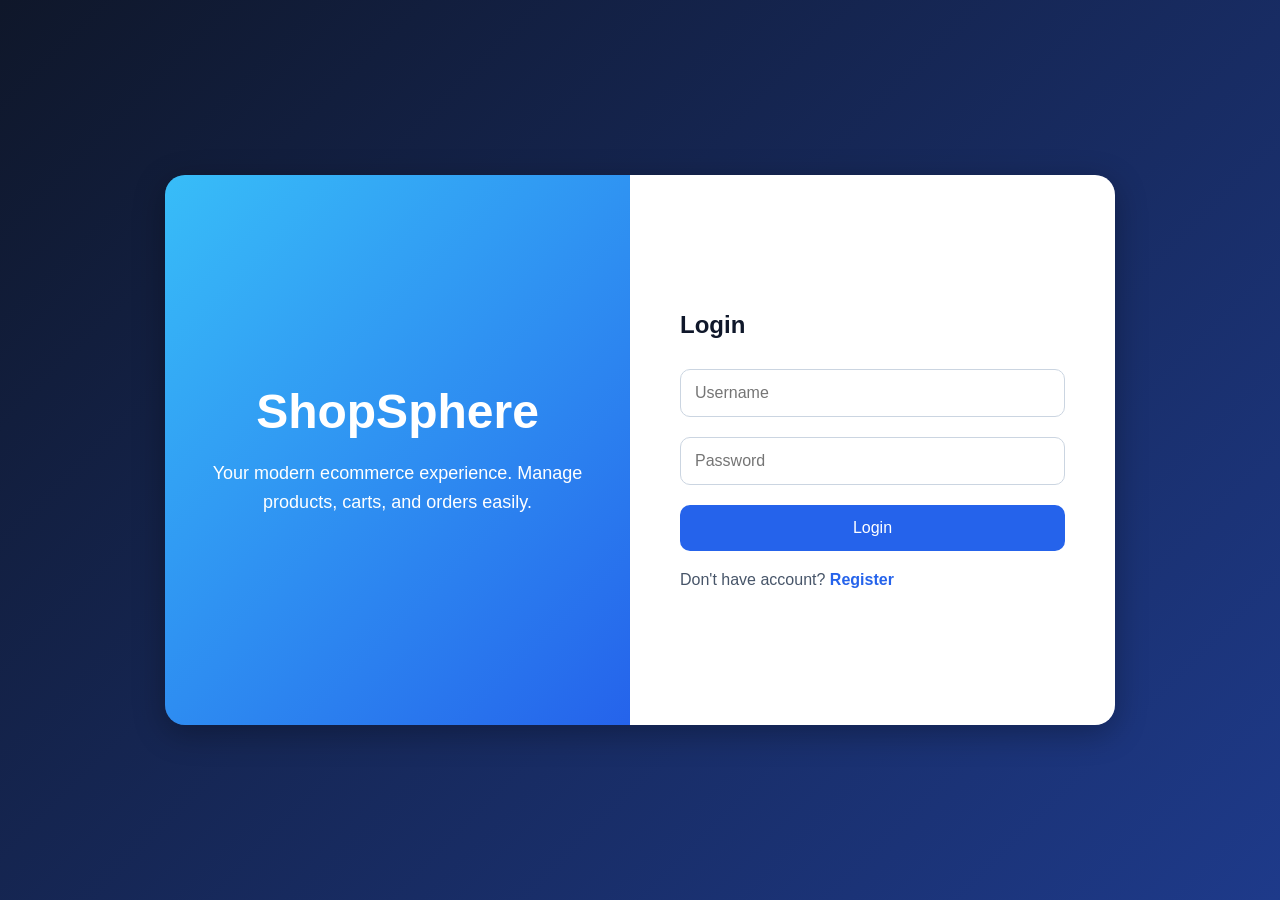
<file: index.html>
<!DOCTYPE html>
<html lang="en">
<head>
  <meta charset="UTF-8">

  <meta name="viewport" content="width=device-width, initial-scale=1.0">

  <title>ShopSphere</title>

  <link rel="stylesheet" href="css/style.css">
</head>
<body>

  <div class="main-container">

    <!-- NAVBAR -->

    <nav>

      <h2>ShopSphere</h2>

      <div class="nav-links">

        <a href="cart.html">
          Cart
        </a>

        <button onclick="logout()">
          Logout
        </button>

      </div>

    </nav>

    <!-- PRODUCTS -->

    <section>

      <h1 class="page-title">
        Products
      </h1>

      <div
        class="products-container"
        id="productsContainer"
      ></div>

    </section>

  </div>

  <script src="js/auth.js"></script>

  <script src="js/products.js"></script>

</body>
</html>
</file>
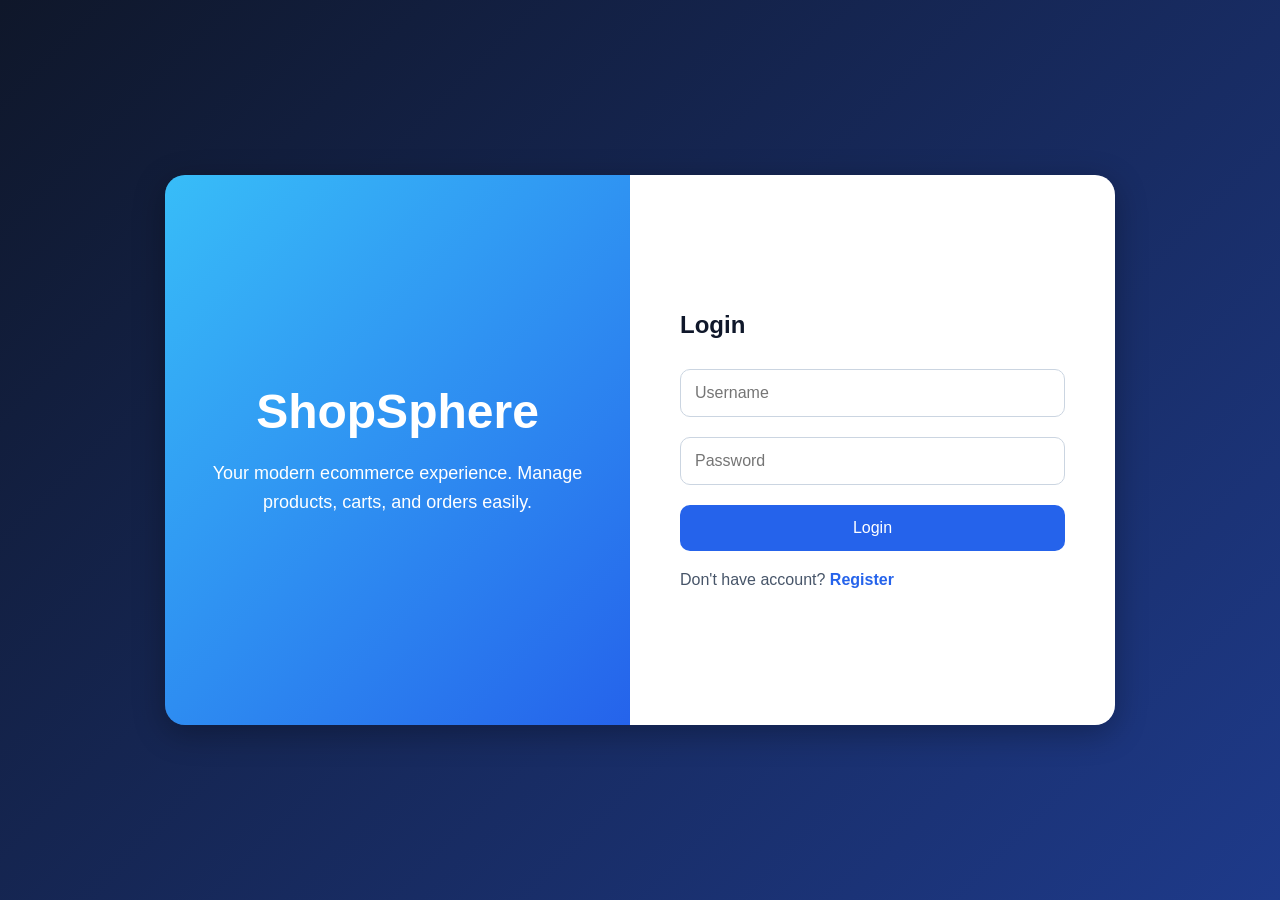
<file: admin.html>
<!DOCTYPE html>
<html lang="en">
<head>
  <meta charset="UTF-8">

  <meta name="viewport" content="width=device-width, initial-scale=1.0">

  <title>Admin Dashboard</title>

  <link rel="stylesheet" href="css/style.css">
</head>
<body>

  <div class="main-container">

    <!-- NAVBAR -->

    <nav>

      <h2>Admin Dashboard</h2>

      <div class="nav-links">

        <a href="index.html">
          Store
        </a>

        <button onclick="logout()">
          Logout
        </button>

      </div>

    </nav>

    <!-- FORM -->

    <section class="admin-section">

      <h1 class="page-title">
        Product Management
      </h1>

      <div class="admin-form">

        <input
          type="text"
          id="productName"
          placeholder="Product Name"
        >

        <input
          type="number"
          id="productPrice"
          placeholder="Product Price"
        >

        <input
          type="text"
          id="productImage"
          placeholder="Image URL"
        >

        <button onclick="addProduct()">
          Add Product
        </button>

      </div>

      <!-- PRODUCTS -->

      <div
        class="products-container"
        id="adminProductsContainer"
      ></div>

    </section>

  </div>

  <script src="js/auth.js"></script>

  <script src="js/admin.js"></script>

</body>
</html>
</file>
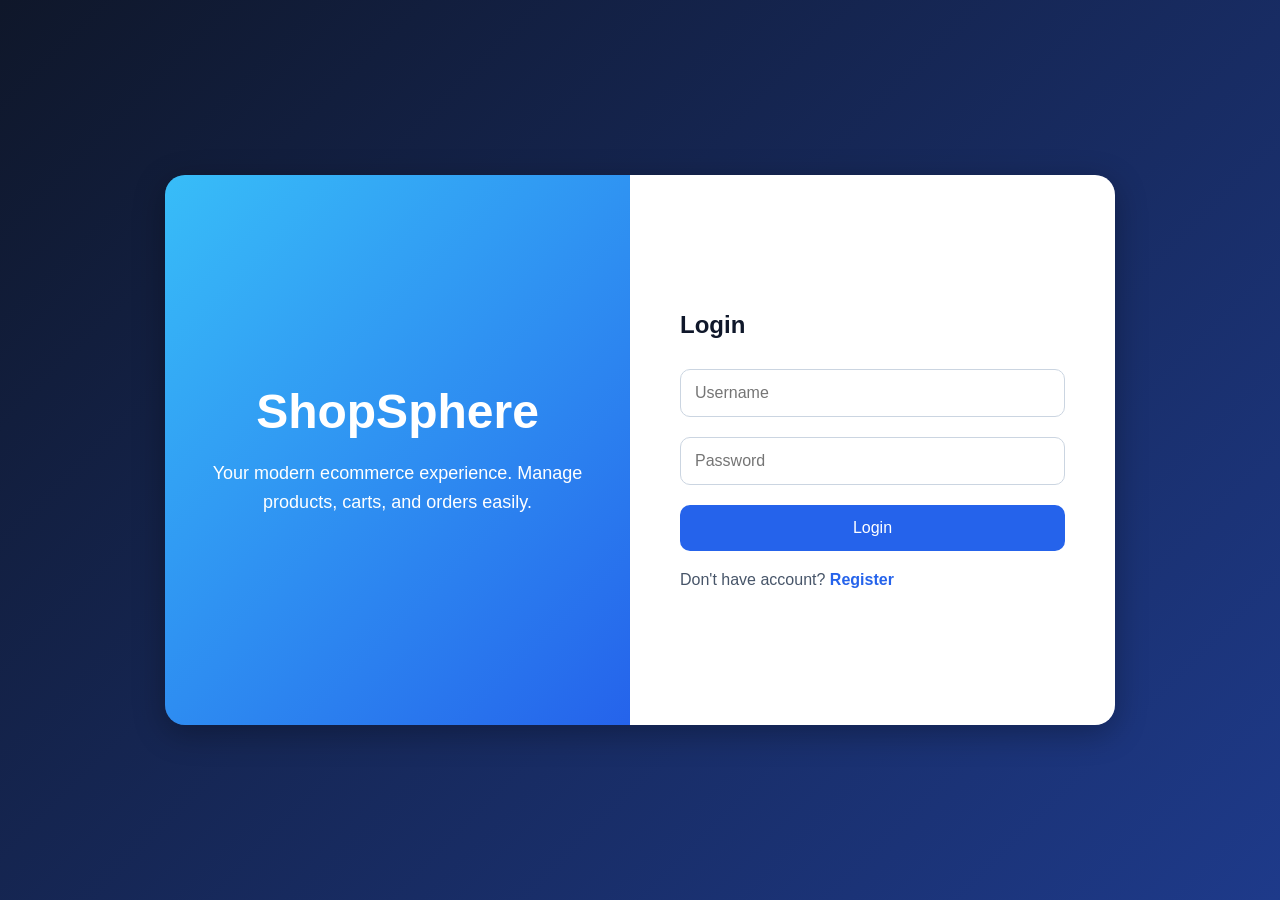
<file: cart.html>
<!DOCTYPE html>
<html lang="en">
<head>
  <meta charset="UTF-8">

  <meta name="viewport" content="width=device-width, initial-scale=1.0">

  <title>Cart</title>

  <link rel="stylesheet" href="css/style.css">
</head>
<body>

  <div class="main-container">

    <!-- NAVBAR -->

    <nav>

      <h2>Your Cart</h2>

      <div class="nav-links">

        <a href="index.html">
          Store
        </a>

        <button onclick="logout()">
          Logout
        </button>

      </div>

    </nav>

    <!-- CART -->

    <section>

      <h1 class="page-title">
        Shopping Cart
      </h1>

      <div
        class="cart-container"
        id="cartContainer"
      ></div>

      <!-- TOTAL -->

      <div class="checkout-box">

        <h2 id="totalPrice">
          Total: ₹0
        </h2>

        <button onclick="checkout()">
          Checkout
        </button>

      </div>

    </section>

  </div>

  <script src="js/auth.js"></script>

  <script src="js/cart.js"></script>

</body>
</html>
</file>
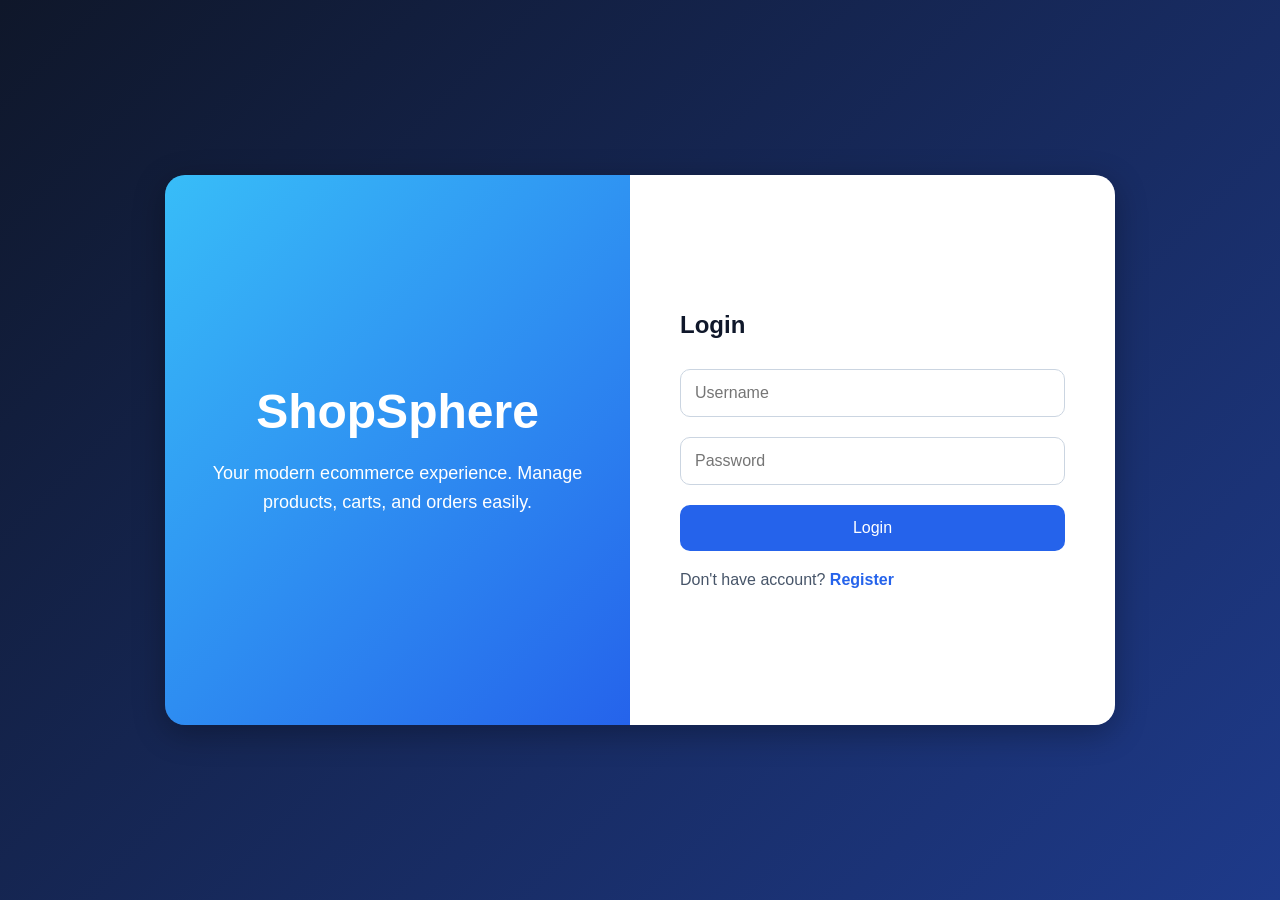
<file: login.html>
<!DOCTYPE html>
<html lang="en">
<head>
  <meta charset="UTF-8">
  <meta name="viewport" content="width=device-width, initial-scale=1.0">

  <title>Login</title>

  <link rel="stylesheet" href="css/style.css">
</head>
<body>

  <div class="auth-container">

    <div class="auth-left">

      <h1>ShopSphere</h1>

      <p>
        Your modern ecommerce experience.
        Manage products, carts, and orders easily.
      </p>

    </div>

    <div class="auth-right">

      <h2>Login</h2>

      <input
        type="text"
        id="loginUsername"
        placeholder="Username"
      >

      <input
        type="password"
        id="loginPassword"
        placeholder="Password"
      >

      <button onclick="login()">
        Login
      </button>

      <p>
        Don't have account?

        <a href="register.html">
          Register
        </a>
      </p>

    </div>

  </div>

  <script src="js/auth.js"></script>

</body>
</html>
</file>
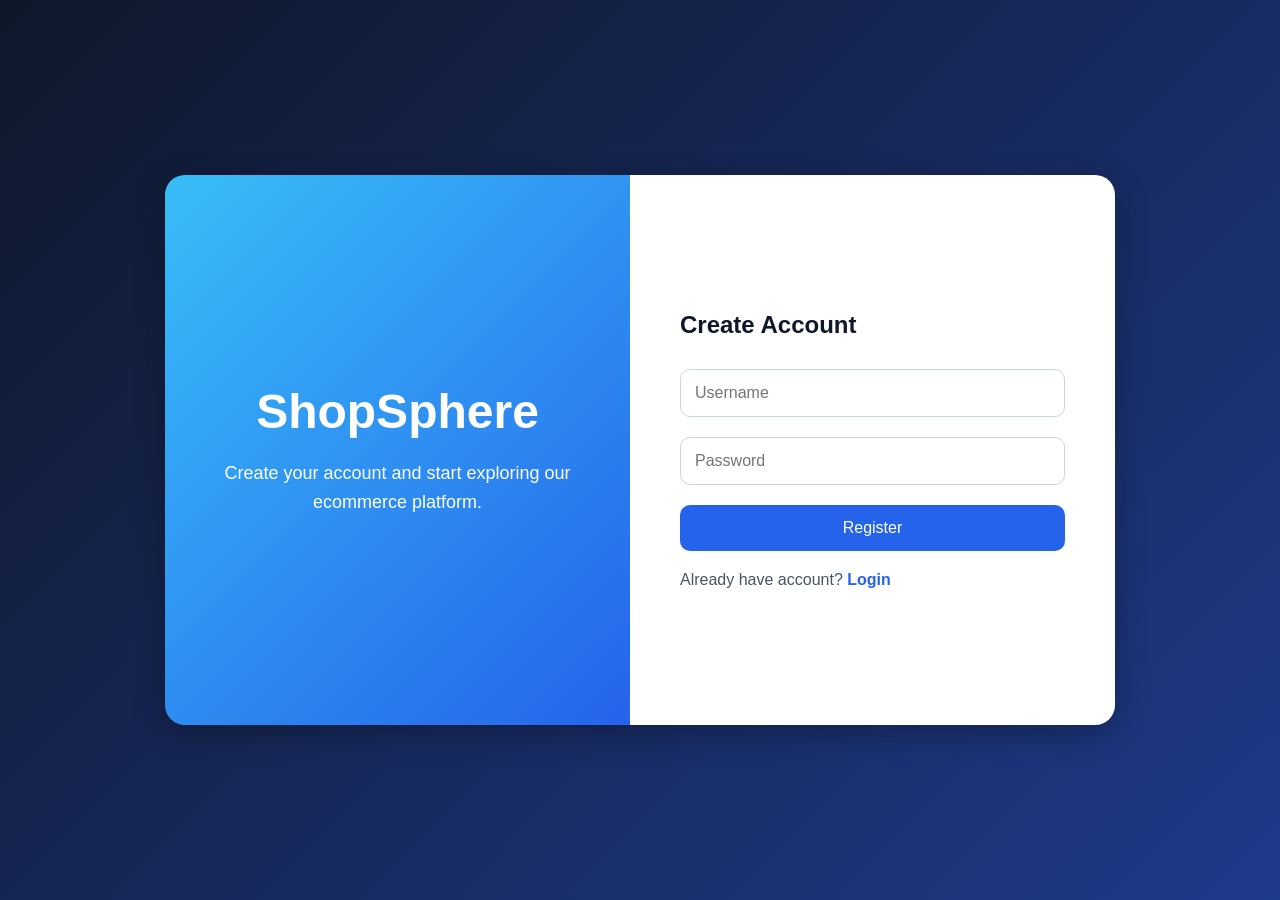
<file: register.html>
<!DOCTYPE html>
<html lang="en">
<head>
  <meta charset="UTF-8">
  <meta name="viewport" content="width=device-width, initial-scale=1.0">

  <title>Register</title>

  <link rel="stylesheet" href="css/style.css">
</head>
<body>

  <div class="auth-container">

    <div class="auth-left">

      <h1>ShopSphere</h1>

      <p>
        Create your account and start exploring
        our ecommerce platform.
      </p>

    </div>

    <div class="auth-right">

      <h2>Create Account</h2>

      <input
        type="text"
        id="registerUsername"
        placeholder="Username"
      >

      <input
        type="password"
        id="registerPassword"
        placeholder="Password"
      >

      <button onclick="register()">
        Register
      </button>

      <p>
        Already have account?

        <a href="login.html">
          Login
        </a>
      </p>

    </div>

  </div>

  <script src="js/auth.js"></script>

</body>
</html>
</file>
<file: css/style.css>
*{
  margin:0;
  padding:0;
  box-sizing:border-box;
  font-family:Arial,sans-serif;
}

body{

  min-height:100vh;

  display:flex;
  justify-content:center;
  align-items:center;

  background:
  linear-gradient(
    135deg,
    #0f172a,
    #1e3a8a
  );

  padding:20px;
}

/* AUTH CARD */

.auth-container{

  width:100%;
  max-width:950px;

  min-height:550px;

  display:flex;

  border-radius:20px;

  overflow:hidden;

  background:rgba(255,255,255,0.08);

  backdrop-filter:blur(12px);

  box-shadow:
  0 8px 32px rgba(0,0,0,0.3);
}

/* LEFT SIDE */

.auth-left{

  flex:1;

  background:
  linear-gradient(
    135deg,
    #38bdf8,
    #2563eb
  );

  color:white;

  display:flex;
  flex-direction:column;
  justify-content:center;
  align-items:center;

  padding:40px;

  text-align:center;
}

.auth-left h1{

  font-size:48px;

  margin-bottom:20px;
}

.auth-left p{

  font-size:18px;

  line-height:1.6;
}

/* RIGHT SIDE */

.auth-right{

  flex:1;

  background:#ffffff;

  padding:50px;

  display:flex;
  flex-direction:column;
  justify-content:center;

  gap:20px;
}

.auth-right h2{

  color:#0f172a;

  margin-bottom:10px;
}

.auth-right input{

  padding:14px;

  border:1px solid #cbd5e1;

  border-radius:10px;

  font-size:16px;
}

.auth-right input:focus{

  outline:none;

  border-color:#2563eb;
}

.auth-right button{

  padding:14px;

  border:none;

  border-radius:10px;

  background:#2563eb;

  color:white;

  font-size:16px;

  cursor:pointer;

  transition:0.3s;
}

.auth-right button:hover{

  background:#1d4ed8;
}

.auth-right p{

  color:#475569;
}

.auth-right a{

  color:#2563eb;

  text-decoration:none;

  font-weight:bold;
}

/* MOBILE */

@media(max-width:768px){

  .auth-container{
    flex-direction:column;
  }

  .auth-left{
    padding:30px;
  }

  .auth-left h1{
    font-size:36px;
  }

}
/* MAIN APP */

.main-container{

  width:100%;

  min-height:100vh;

  background:#f8fafc;
}

/* NAVBAR */

nav{

  background:white;

  padding:20px 8%;

  display:flex;
  justify-content:space-between;
  align-items:center;

  box-shadow:0 2px 10px rgba(0,0,0,0.1);
}

nav h2{
  color:#2563eb;
}

.nav-links{

  display:flex;
  align-items:center;

  gap:20px;
}

.nav-links a{

  text-decoration:none;

  color:#0f172a;

  font-weight:bold;
}

.nav-links button{

  padding:10px 18px;

  border:none;

  border-radius:8px;

  background:#2563eb;

  color:white;

  cursor:pointer;
}

/* PAGE */

.page-title{

  padding:40px 8%;

  color:#0f172a;
}

/* PRODUCTS */

.products-container{

  padding:0 8% 50px;

  display:grid;

  grid-template-columns:
  repeat(auto-fit,minmax(250px,1fr));

  gap:25px;
}

.product-card{

  background:white;

  padding:20px;

  border-radius:16px;

  box-shadow:
  0 4px 12px rgba(0,0,0,0.08);

  transition:0.3s;
}

.product-card:hover{

  transform:translateY(-5px);
}

.product-card img{

  width:100%;

  height:220px;

  object-fit:cover;

  border-radius:10px;
}

.product-card h3{

  margin:15px 0 10px;

  color:#0f172a;
}

.product-card p{

  color:#475569;

  margin-bottom:10px;
}

.product-card h4{

  color:#2563eb;

  margin-bottom:15px;
}

.product-card button{

  width:100%;

  padding:12px;

  border:none;

  border-radius:10px;

  background:#2563eb;

  color:white;

  cursor:pointer;
}
/* ADMIN */

.admin-section{
  width:100%;
}

.admin-form{

  padding:0 8% 40px;

  display:grid;

  grid-template-columns:
  repeat(auto-fit,minmax(200px,1fr));

  gap:15px;
}

.admin-form input{

  padding:12px;

  border:1px solid #cbd5e1;

  border-radius:10px;
}

.admin-form button{

  padding:12px;

  border:none;

  border-radius:10px;

  background:#2563eb;

  color:white;

  cursor:pointer;
}

.delete-btn{

  margin-top:10px;

  background:#ef4444 !important;
}
/* CART */

.cart-container{

  padding:0 8%;

  display:flex;
  flex-direction:column;

  gap:20px;
}

.cart-item{

  background:white;

  padding:20px;

  border-radius:14px;

  display:flex;
  justify-content:space-between;
  align-items:center;

  box-shadow:
  0 4px 12px rgba(0,0,0,0.08);
}

.cart-item img{

  width:100px;
  height:100px;

  object-fit:cover;

  border-radius:10px;
}

.cart-info{

  flex:1;

  margin-left:20px;
}

.cart-info h3{
  color:#0f172a;
}

.cart-info p{
  color:#2563eb;
  margin-top:10px;
}

.remove-btn{

  padding:10px 15px;

  border:none;

  border-radius:8px;

  background:#ef4444;

  color:white;

  cursor:pointer;
}

/* CHECKOUT */

.checkout-box{

  margin:40px 8%;

  background:white;

  padding:25px;

  border-radius:14px;

  display:flex;
  justify-content:space-between;
  align-items:center;

  box-shadow:
  0 4px 12px rgba(0,0,0,0.08);
}

.checkout-box h2{
  color:#0f172a;
}

.checkout-box button{

  padding:14px 24px;

  border:none;

  border-radius:10px;

  background:#2563eb;

  color:white;

  cursor:pointer;
}

/* MOBILE */

@media(max-width:768px){

  .cart-item{

    flex-direction:column;

    text-align:center;
  }

  .cart-info{
    margin:20px 0;
  }

  .checkout-box{

    flex-direction:column;

    gap:20px;
  }

}
</file>
